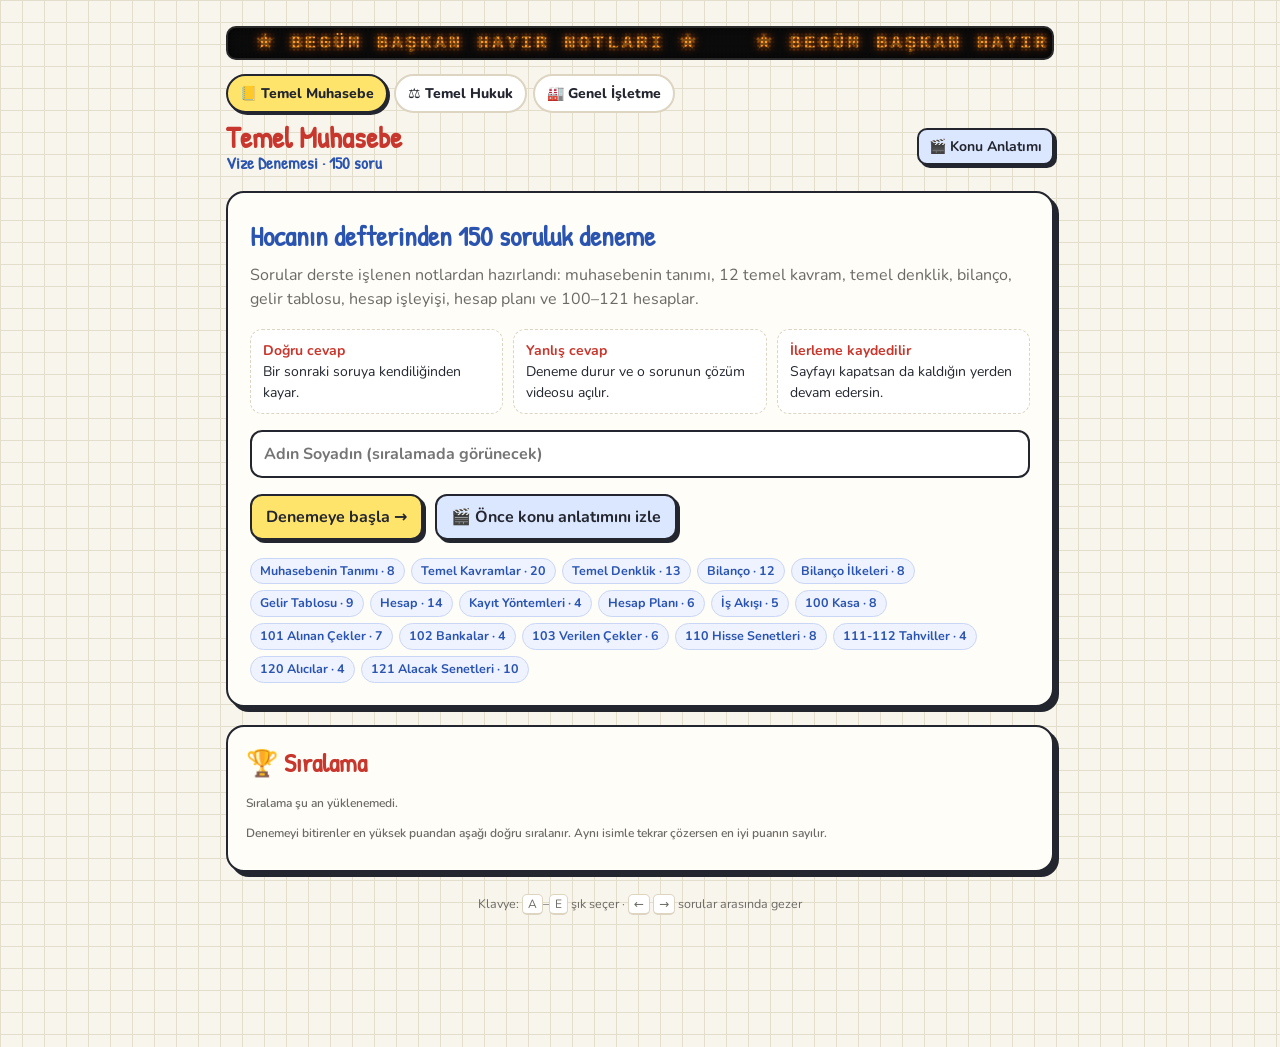
<file: index.html>
<!doctype html>
<html lang="tr">
<head>
<meta charset="utf-8">
<meta name="viewport" content="width=device-width, initial-scale=1">
<title>Temel Muhasebe Denemesi</title>
<meta name="description" content="Temel Muhasebe vize denemesi: 150 soru, konu anlatım videosu ve her soru için çözüm videosu.">
<link rel="preconnect" href="https://fonts.googleapis.com">
<link rel="preconnect" href="https://fonts.gstatic.com" crossorigin>
<link href="https://fonts.googleapis.com/css2?family=Nunito:wght@400;600;700;800&family=Patrick+Hand&display=swap" rel="stylesheet">
<link rel="stylesheet" href="style.css">
</head>
<body>
<div class="wrap" id="app"></div>

<!-- Video oynatıcı -->
<div class="modal" id="modal" role="dialog" aria-modal="true" aria-label="Çözüm videosu">
  <div class="player">
    <div class="ptitle"><span class="rec" id="pTitle">Çözüm videosu</span><button class="btn sm ghost" style="color:#eee;border-color:#444" id="pClose">Kapat ✕</button></div>
    <div class="screen" id="screen">
      <div class="board" id="board"></div>
      <svg class="avatar" id="avatar" viewBox="0 0 104 120" aria-hidden="true">
        <ellipse cx="52" cy="116" rx="40" ry="5" fill="rgba(0,0,0,.25)"/>
        <path d="M14 118 C16 86 30 76 52 76 C74 76 88 86 90 118 Z" fill="#2a54b0"/>
        <path d="M44 78 L52 96 L60 78 Z" fill="#fff"/>
        <path d="M50 82 L52 100 L54 82 Z" fill="#c8372d"/>
        <g class="arm"><path d="M84 96 C96 88 98 74 92 66" stroke="#2a54b0" stroke-width="10" fill="none" stroke-linecap="round"/><circle cx="92" cy="64" r="6" fill="#f2c7a5"/><rect x="90" y="46" width="4" height="18" rx="2" fill="#ffe46b" transform="rotate(18 92 55)"/></g>
        <rect x="46" y="64" width="12" height="14" fill="#f2c7a5"/>
        <ellipse cx="52" cy="44" rx="25" ry="27" fill="#f2c7a5"/>
        <path d="M27 42 C26 20 40 13 54 14 C70 15 80 26 77 42 C74 32 66 26 52 27 C40 27 32 32 27 42Z" fill="#3b2a20"/>
        <circle cx="43" cy="46" r="7" fill="none" stroke="#222" stroke-width="2"/><circle cx="61" cy="46" r="7" fill="none" stroke="#222" stroke-width="2"/><path d="M50 46 H54" stroke="#222" stroke-width="2"/>
        <circle cx="43" cy="46" r="2.2" fill="#222"/><circle cx="61" cy="46" r="2.2" fill="#222"/>
        <ellipse class="mouth" cx="52" cy="60" rx="6" ry="3.4" fill="#8a2a22"/>
      </svg>
      <div class="cap" id="cap"></div>
      <button class="big" id="bigPlay" aria-label="Oynat" style="display:none"><b>▶</b></button>
    </div>
    <div class="ctrl">
      <button id="pPlay" aria-label="Oynat / Duraklat">⏸</button>
      <button id="pPrev" aria-label="Önceki adım">⏮</button>
      <button id="pNext" aria-label="Sonraki adım">⏭</button>
      <div class="pb" id="pBar"><i></i></div>
      <span class="t" id="pTime">0/0</span>
      <button id="pRate">1x</button>
      <button id="pMute">🔊</button>
      <button id="pDone" class="next">Devam →</button>
    </div>
  </div>
</div>

<script>window.DERS = { key: "muh-vize-v1", ad: "Temel Muhasebe", alt: "Vize Denemesi", etiket: "",
  h2: "Hocanın defterinden 150 soruluk deneme",
  intro: "Sorular derste işlenen notlardan hazırlandı: muhasebenin tanımı, 12 temel kavram, temel denklik, bilanço, gelir tablosu, hesap işleyişi, hesap planı ve 100–121 hesaplar." };</script>
<script src="sorular.js"></script>
<script src="konu.js"></script>
<script src="app.js"></script>
</body>
</html>
</file>
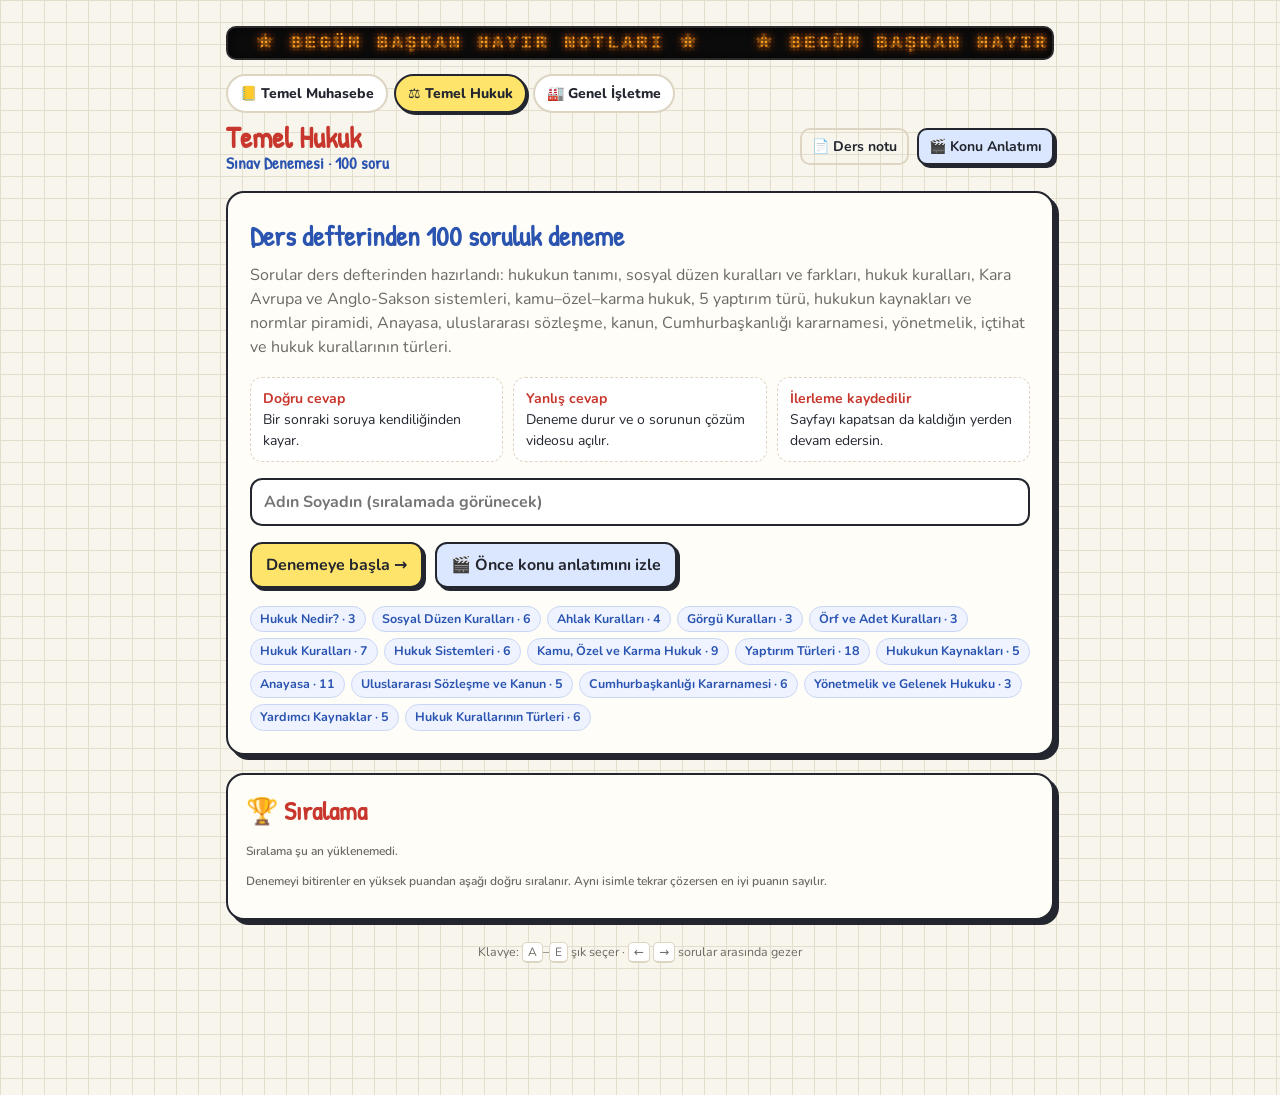
<file: hukuk.html>
<!doctype html>
<html lang="tr">
<head>
<meta charset="utf-8">
<meta name="viewport" content="width=device-width, initial-scale=1">
<title>Temel Hukuk Denemesi</title>
<meta name="description" content="Temel Hukuk denemesi: ders defterinden 100 soru, konu anlatım videosu ve ders notu PDF.">
<link rel="preconnect" href="https://fonts.googleapis.com">
<link rel="preconnect" href="https://fonts.gstatic.com" crossorigin>
<link href="https://fonts.googleapis.com/css2?family=Nunito:wght@400;600;700;800&family=Patrick+Hand&display=swap" rel="stylesheet">
<link rel="stylesheet" href="style.css">
</head>
<body>
<div class="wrap" id="app"></div>

<!-- Video oynatıcı -->
<div class="modal" id="modal" role="dialog" aria-modal="true" aria-label="Çözüm videosu">
  <div class="player">
    <div class="ptitle"><span class="rec" id="pTitle">Çözüm videosu</span><button class="btn sm ghost" style="color:#eee;border-color:#444" id="pClose">Kapat ✕</button></div>
    <div class="screen" id="screen">
      <div class="board" id="board"></div>
      <svg class="avatar" id="avatar" viewBox="0 0 104 120" aria-hidden="true">
        <ellipse cx="52" cy="116" rx="40" ry="5" fill="rgba(0,0,0,.25)"/>
        <path d="M14 118 C16 86 30 76 52 76 C74 76 88 86 90 118 Z" fill="#2a54b0"/>
        <path d="M44 78 L52 96 L60 78 Z" fill="#fff"/>
        <path d="M50 82 L52 100 L54 82 Z" fill="#c8372d"/>
        <g class="arm"><path d="M84 96 C96 88 98 74 92 66" stroke="#2a54b0" stroke-width="10" fill="none" stroke-linecap="round"/><circle cx="92" cy="64" r="6" fill="#f2c7a5"/><rect x="90" y="46" width="4" height="18" rx="2" fill="#ffe46b" transform="rotate(18 92 55)"/></g>
        <rect x="46" y="64" width="12" height="14" fill="#f2c7a5"/>
        <ellipse cx="52" cy="44" rx="25" ry="27" fill="#f2c7a5"/>
        <path d="M27 42 C26 20 40 13 54 14 C70 15 80 26 77 42 C74 32 66 26 52 27 C40 27 32 32 27 42Z" fill="#3b2a20"/>
        <circle cx="43" cy="46" r="7" fill="none" stroke="#222" stroke-width="2"/><circle cx="61" cy="46" r="7" fill="none" stroke="#222" stroke-width="2"/><path d="M50 46 H54" stroke="#222" stroke-width="2"/>
        <circle cx="43" cy="46" r="2.2" fill="#222"/><circle cx="61" cy="46" r="2.2" fill="#222"/>
        <ellipse class="mouth" cx="52" cy="60" rx="6" ry="3.4" fill="#8a2a22"/>
      </svg>
      <div class="cap" id="cap"></div>
      <button class="big" id="bigPlay" aria-label="Oynat" style="display:none"><b>▶</b></button>
    </div>
    <div class="ctrl">
      <button id="pPlay" aria-label="Oynat / Duraklat">⏸</button>
      <button id="pPrev" aria-label="Önceki adım">⏮</button>
      <button id="pNext" aria-label="Sonraki adım">⏭</button>
      <div class="pb" id="pBar"><i></i></div>
      <span class="t" id="pTime">0/0</span>
      <button id="pRate">1x</button>
      <button id="pMute">🔊</button>
      <button id="pDone" class="next">Devam →</button>
    </div>
  </div>
</div>

<script>window.DERS = { key: "hukuk-v2", ad: "Temel Hukuk", alt: "Sınav Denemesi", etiket: "Hukuk",
  h2: "Ders defterinden 100 soruluk deneme",
  intro: "Sorular ders defterinden hazırlandı: hukukun tanımı, sosyal düzen kuralları ve farkları, hukuk kuralları, Kara Avrupa ve Anglo-Sakson sistemleri, kamu–özel–karma hukuk, 5 yaptırım türü, hukukun kaynakları ve normlar piramidi, Anayasa, uluslararası sözleşme, kanun, Cumhurbaşkanlığı kararnamesi, yönetmelik, içtihat ve hukuk kurallarının türleri.",
  pdf: "Temel-Hukuk-Ders-Notlari.pdf" };</script>
<script src="hukuk-sorular.js"></script>
<script src="hukuk-konu.js"></script>
<script src="app.js"></script>
</body>
</html>
</file>
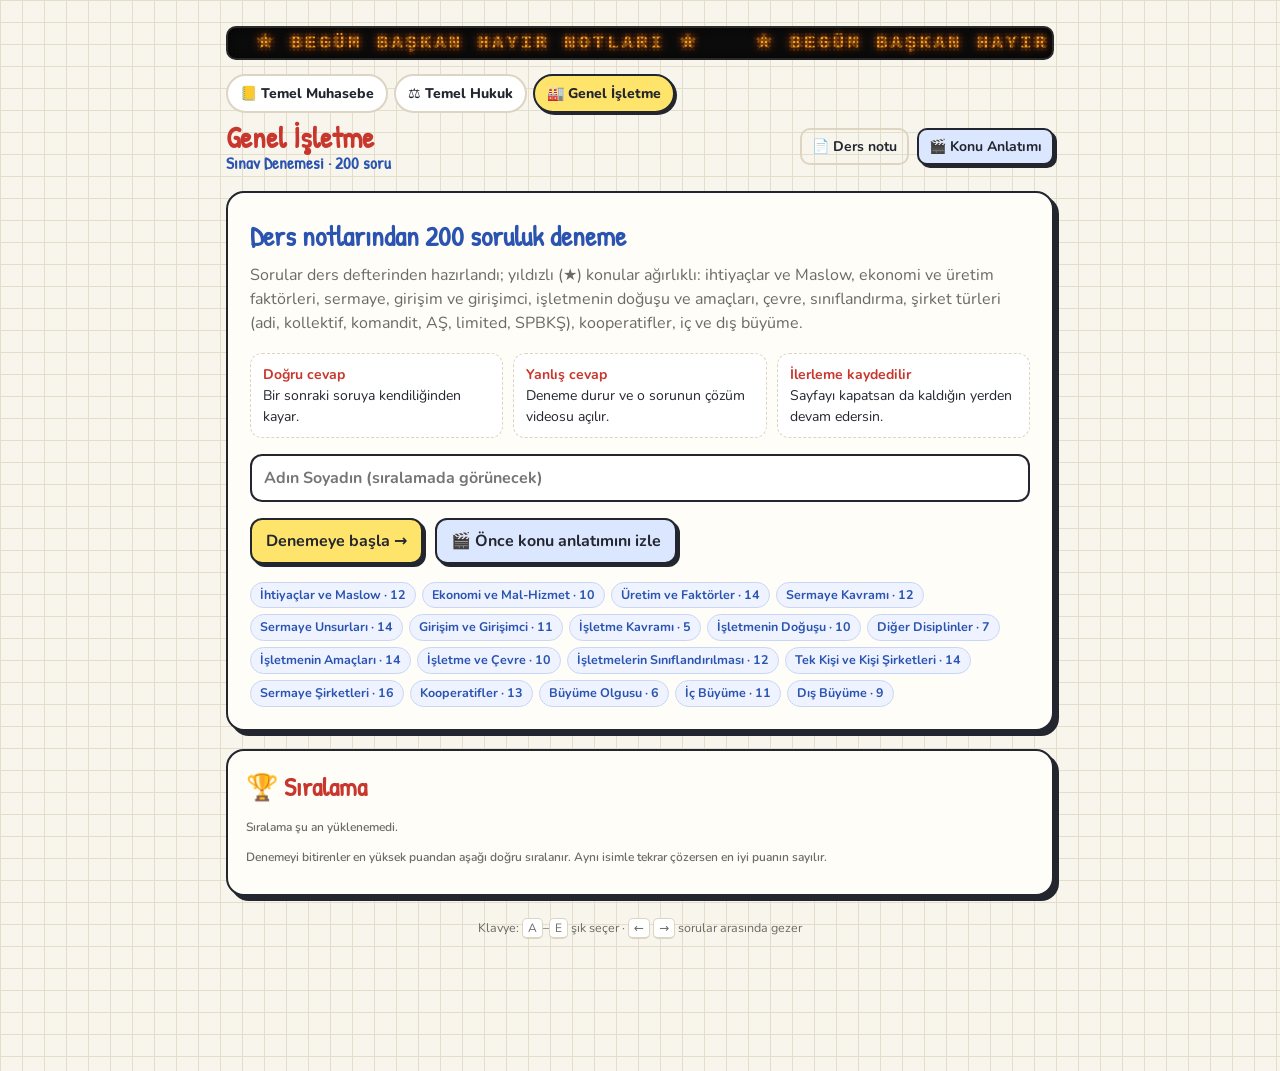
<file: isletme.html>
<!doctype html>
<html lang="tr">
<head>
<meta charset="utf-8">
<meta name="viewport" content="width=device-width, initial-scale=1">
<title>Genel İşletme Denemesi</title>
<meta name="description" content="Genel İşletme denemesi: ders notlarından 200 soru, konu anlatım videosu ve ders notu PDF.">
<link rel="preconnect" href="https://fonts.googleapis.com">
<link rel="preconnect" href="https://fonts.gstatic.com" crossorigin>
<link href="https://fonts.googleapis.com/css2?family=Nunito:wght@400;600;700;800&family=Patrick+Hand&display=swap" rel="stylesheet">
<link rel="stylesheet" href="style.css">
</head>
<body>
<div class="wrap" id="app"></div>

<!-- Video oynatıcı -->
<div class="modal" id="modal" role="dialog" aria-modal="true" aria-label="Çözüm videosu">
  <div class="player">
    <div class="ptitle"><span class="rec" id="pTitle">Çözüm videosu</span><button class="btn sm ghost" style="color:#eee;border-color:#444" id="pClose">Kapat ✕</button></div>
    <div class="screen" id="screen">
      <div class="board" id="board"></div>
      <svg class="avatar" id="avatar" viewBox="0 0 104 120" aria-hidden="true">
        <ellipse cx="52" cy="116" rx="40" ry="5" fill="rgba(0,0,0,.25)"/>
        <path d="M14 118 C16 86 30 76 52 76 C74 76 88 86 90 118 Z" fill="#2a54b0"/>
        <path d="M44 78 L52 96 L60 78 Z" fill="#fff"/>
        <path d="M50 82 L52 100 L54 82 Z" fill="#c8372d"/>
        <g class="arm"><path d="M84 96 C96 88 98 74 92 66" stroke="#2a54b0" stroke-width="10" fill="none" stroke-linecap="round"/><circle cx="92" cy="64" r="6" fill="#f2c7a5"/><rect x="90" y="46" width="4" height="18" rx="2" fill="#ffe46b" transform="rotate(18 92 55)"/></g>
        <rect x="46" y="64" width="12" height="14" fill="#f2c7a5"/>
        <ellipse cx="52" cy="44" rx="25" ry="27" fill="#f2c7a5"/>
        <path d="M27 42 C26 20 40 13 54 14 C70 15 80 26 77 42 C74 32 66 26 52 27 C40 27 32 32 27 42Z" fill="#3b2a20"/>
        <circle cx="43" cy="46" r="7" fill="none" stroke="#222" stroke-width="2"/><circle cx="61" cy="46" r="7" fill="none" stroke="#222" stroke-width="2"/><path d="M50 46 H54" stroke="#222" stroke-width="2"/>
        <circle cx="43" cy="46" r="2.2" fill="#222"/><circle cx="61" cy="46" r="2.2" fill="#222"/>
        <ellipse class="mouth" cx="52" cy="60" rx="6" ry="3.4" fill="#8a2a22"/>
      </svg>
      <div class="cap" id="cap"></div>
      <button class="big" id="bigPlay" aria-label="Oynat" style="display:none"><b>▶</b></button>
    </div>
    <div class="ctrl">
      <button id="pPlay" aria-label="Oynat / Duraklat">⏸</button>
      <button id="pPrev" aria-label="Önceki adım">⏮</button>
      <button id="pNext" aria-label="Sonraki adım">⏭</button>
      <div class="pb" id="pBar"><i></i></div>
      <span class="t" id="pTime">0/0</span>
      <button id="pRate">1x</button>
      <button id="pMute">🔊</button>
      <button id="pDone" class="next">Devam →</button>
    </div>
  </div>
</div>

<script>window.DERS = { key: "isletme-v1", ad: "Genel İşletme", alt: "Sınav Denemesi", etiket: "İşletme",
  h2: "Ders notlarından 200 soruluk deneme",
  intro: "Sorular ders defterinden hazırlandı; yıldızlı (★) konular ağırlıklı: ihtiyaçlar ve Maslow, ekonomi ve üretim faktörleri, sermaye, girişim ve girişimci, işletmenin doğuşu ve amaçları, çevre, sınıflandırma, şirket türleri (adi, kollektif, komandit, AŞ, limited, SPBKŞ), kooperatifler, iç ve dış büyüme.",
  pdf: "Genel-Isletme-Ders-Notlari.pdf" };</script>
<script src="isletme-sorular.js"></script>
<script src="isletme-konu.js"></script>
<script src="app.js"></script>
</body>
</html>
</file>
<file: style.css>
:root{
  --paper:#f8f5ec; --grid:#e3ddcc; --ink:#23262f; --muted:#6b6a64; --card:#fffdf7; --line:#ddd5c2;
  --red:#c8372d; --blue:#2a54b0; --green:#23885a; --yellow:#ffe46b; --pink:#f59fb7; --teal:#7fd3cf;
  --ok-bg:#e3f5ea; --bad-bg:#fbe5e2; --board:#1f3a30; --chalk:#f3f1e7;
  color-scheme:light;
}
*{box-sizing:border-box}
html,body{margin:0}
body{
  background:var(--paper);
  background-image:linear-gradient(var(--grid) 1px,transparent 1px),linear-gradient(90deg,var(--grid) 1px,transparent 1px);
  background-size:22px 22px;
  color:var(--ink); font-family:Nunito,system-ui,sans-serif; font-size:16px; line-height:1.5; min-height:100vh;
}
button{font:inherit;cursor:pointer}
.hand{font-family:"Patrick Hand",cursive}
.wrap{max-width:860px;margin:0 auto;padding:16px 16px 120px}
header.top{display:flex;align-items:center;gap:12px;justify-content:space-between;flex-wrap:wrap;margin:8px 0 18px}
header.top h1{margin:0;font-family:"Patrick Hand",cursive;font-size:30px;color:var(--red);line-height:1.1}
header.top h1 small{display:block;font-size:17px;color:var(--blue)}
.btn{border:2px solid var(--ink);background:var(--card);color:var(--ink);border-radius:12px;padding:9px 14px;font-weight:700;box-shadow:3px 3px 0 var(--ink);transition:transform .08s,box-shadow .08s}
.btn:hover{transform:translate(-1px,-1px);box-shadow:4px 4px 0 var(--ink)}
.btn:active{transform:translate(2px,2px);box-shadow:1px 1px 0 var(--ink)}
.btn.primary{background:var(--yellow)}
.btn.blue{background:#dbe6ff}
.btn.ghost{box-shadow:none;border-color:var(--line);background:transparent}
.btn.sm{padding:6px 10px;font-size:14px;border-radius:10px}

/* Start */
.hero{background:var(--card);border:2px solid var(--ink);border-radius:18px;padding:22px;box-shadow:5px 5px 0 var(--ink)}
.hero h2{font-family:"Patrick Hand",cursive;font-size:28px;margin:0 0 6px;color:var(--blue)}
.hero p{margin:6px 0;color:var(--muted)}
.hero .row{display:flex;gap:12px;flex-wrap:wrap;margin-top:16px}
.feat{display:grid;grid-template-columns:repeat(auto-fit,minmax(180px,1fr));gap:10px;margin-top:18px}
.feat div{border:1.5px dashed var(--line);border-radius:12px;padding:10px 12px;font-size:14px;background:#fff}
.feat b{display:block;color:var(--red)}
.topics{margin-top:18px;display:flex;flex-wrap:wrap;gap:6px}
.chip{display:inline-block;font-size:12.5px;font-weight:700;padding:3px 9px;border-radius:999px;background:#eef3ff;color:var(--blue);border:1px solid #c9d6f5}

/* Quiz */
.bar{position:sticky;top:0;z-index:5;background:color-mix(in srgb,var(--paper) 92%,transparent);backdrop-filter:blur(4px);padding:10px 0;margin-bottom:10px}
.bar .meta{display:flex;justify-content:space-between;align-items:center;gap:8px;flex-wrap:wrap;font-weight:700;font-size:14px}
.stats span{margin-left:10px}
.stats .ok{color:var(--green)} .stats .bad{color:var(--red)}
.prog{height:10px;border:2px solid var(--ink);border-radius:999px;background:#fff;overflow:hidden;margin-top:8px}
.prog i{display:block;height:100%;background:linear-gradient(90deg,var(--teal),var(--green));width:0;transition:width .4s}
.stage{position:relative;overflow:hidden}
.card{background:var(--card);border:2px solid var(--ink);border-radius:18px;padding:20px;box-shadow:5px 5px 0 var(--ink)}
.card.slide-in{animation:slideIn .38s cubic-bezier(.2,.8,.2,1)}
.card.slide-back{animation:slideBack .38s cubic-bezier(.2,.8,.2,1)}
@keyframes slideIn{from{transform:translateX(70px);opacity:0}to{transform:none;opacity:1}}
@keyframes slideBack{from{transform:translateX(-70px);opacity:0}to{transform:none;opacity:1}}
.qhead{display:flex;justify-content:space-between;align-items:center;gap:8px;margin-bottom:10px;flex-wrap:wrap}
.qno{font-family:"Patrick Hand",cursive;font-size:24px;color:var(--red)}
.qtext{font-size:18px;font-weight:700;margin:4px 0 16px}
.opts{display:grid;gap:10px}
.opt{display:flex;gap:12px;align-items:flex-start;text-align:left;width:100%;border:2px solid var(--line);background:#fff;border-radius:14px;padding:12px 14px;color:var(--ink);transition:border-color .15s,background .15s,transform .1s}
.opt:hover:not([disabled]){border-color:var(--blue);transform:translateX(3px)}
.opt .L{flex:none;width:30px;height:30px;border-radius:50%;border:2px solid var(--ink);display:grid;place-items:center;font-weight:800;background:var(--paper)}
.opt[disabled]{cursor:default}
.opt.correct{border-color:var(--green);background:var(--ok-bg)}
.opt.correct .L{background:var(--green);color:#fff;border-color:var(--green)}
.opt.wrong{border-color:var(--red);background:var(--bad-bg)}
.opt.wrong .L{background:var(--red);color:#fff;border-color:var(--red)}
.opt.wrong{animation:shake .35s}
@keyframes shake{25%{transform:translateX(-6px)}50%{transform:translateX(6px)}75%{transform:translateX(-3px)}}
.after{margin-top:16px;display:none;gap:10px;flex-wrap:wrap;align-items:center}
.after.show{display:flex}
.after .msg{flex:1 1 220px;font-weight:700}
.msg.ok{color:var(--green)} .msg.bad{color:var(--red)}
.nav{display:flex;justify-content:space-between;gap:10px;margin-top:14px}
.gridwrap{margin-top:18px;background:var(--card);border:2px solid var(--ink);border-radius:16px;padding:14px;display:none}
.gridwrap.show{display:block}
.grid{display:grid;grid-template-columns:repeat(auto-fill,minmax(38px,1fr));gap:6px}
.grid button{border:1.5px solid var(--line);background:#fff;border-radius:8px;padding:6px 0;font-weight:700;font-size:13px}
.grid button.ok{background:var(--ok-bg);border-color:var(--green);color:var(--green)}
.grid button.bad{background:var(--bad-bg);border-color:var(--red);color:var(--red)}
.grid button.cur{outline:3px solid var(--yellow);outline-offset:1px}

/* Result */
.result h2{font-family:"Patrick Hand",cursive;font-size:32px;margin:0;color:var(--blue)}
.score{font-size:56px;font-weight:800;color:var(--green);line-height:1}
.wlist{margin-top:14px;display:grid;gap:8px}
.witem{display:flex;gap:10px;align-items:center;justify-content:space-between;border:1.5px solid var(--line);border-radius:12px;padding:10px 12px;background:#fff}
.witem p{margin:0;font-size:14px}

/* Player */
.modal{position:fixed;inset:0;background:rgba(20,22,28,.72);z-index:50;display:none;align-items:center;justify-content:center;padding:16px}
.modal.show{display:flex}
.player{width:min(960px,100%);background:#0f1b16;border-radius:18px;overflow:hidden;box-shadow:0 20px 60px rgba(0,0,0,.5);border:3px solid #000}
.ptitle{display:flex;justify-content:space-between;align-items:center;gap:8px;padding:10px 14px;background:#111;color:#eee;font-weight:700;font-size:14px}
.ptitle .rec{display:inline-flex;align-items:center;gap:6px}
.ptitle .rec:before{content:"";width:9px;height:9px;border-radius:50%;background:#e33;animation:blink 1.2s infinite}
@keyframes blink{50%{opacity:.25}}
.screen{position:relative;aspect-ratio:16/9;background:var(--board);background-image:radial-gradient(ellipse at 30% 20%,rgba(255,255,255,.06),transparent 60%),radial-gradient(ellipse at 80% 90%,rgba(0,0,0,.25),transparent 60%);color:var(--chalk);overflow:hidden}
@media (max-width:640px){.screen{aspect-ratio:auto;height:min(72vh,560px)}}
.board{position:absolute;inset:0;padding:22px 26px 70px;overflow:auto;scroll-behavior:smooth}
.board h3{font-family:"Patrick Hand",cursive;font-weight:400;font-size:clamp(22px,3.4vw,34px);color:var(--yellow);margin:0 0 10px;padding-right:120px}
.board .bq{font-size:clamp(13px,1.6vw,16px);opacity:.85;border-left:3px solid var(--teal);padding-left:10px;margin:0 0 12px;padding-right:110px}
.board .li{font-family:"Patrick Hand",cursive;font-size:clamp(17px,2.3vw,24px);line-height:1.35;margin:8px 0;padding-left:26px;position:relative;opacity:0;transform:translateY(8px);transition:opacity .45s,transform .45s;padding-right:100px}
.board .li:before{content:"✎";position:absolute;left:0;color:var(--pink)}
.board .li.on{opacity:1;transform:none}
.board .li.now{color:#fff;text-shadow:0 0 12px rgba(255,228,107,.35)}
.board .ans{font-family:"Patrick Hand",cursive;font-size:clamp(18px,2.4vw,26px);background:rgba(127,211,207,.15);border:2px dashed var(--teal);border-radius:12px;padding:8px 12px;margin-top:12px;opacity:0;transition:opacity .5s}
.board .ans.on{opacity:1}
.jt{margin:12px 0;border-collapse:collapse;width:min(100%,640px);font-family:"Patrick Hand",cursive;font-size:clamp(15px,2vw,21px);opacity:0;transition:opacity .4s}
.jt.on{opacity:1}
.jt th{color:var(--teal);font-weight:400;border-bottom:2px solid var(--chalk);padding:4px 8px;text-align:left}
.jt th.n,.jt td.n{text-align:right;width:110px;border-left:2px solid var(--chalk)}
.jt td{padding:5px 8px}
.jt tr.r{opacity:0;transform:translateX(-10px);transition:opacity .4s,transform .4s}
.jt tr.r.on{opacity:1;transform:none}
.jt tr.cr td:first-child{padding-left:42px}
.jt tr.sep td{border-top:2px solid var(--chalk);padding:0;height:4px}
.avatar{position:absolute;right:14px;top:12px;width:104px;height:120px;pointer-events:none}
.avatar .mouth{transform-origin:50% 50%;transform-box:fill-box}
.avatar.talk .mouth{animation:talk .22s infinite alternate}
@keyframes talk{from{transform:scaleY(.25)}to{transform:scaleY(1.15)}}
.avatar.talk .arm{animation:wave 1.4s infinite ease-in-out;transform-origin:20% 10%;transform-box:fill-box}
@keyframes wave{50%{transform:rotate(-12deg)}}
.cap{position:absolute;left:0;right:0;bottom:0;padding:10px 16px;background:linear-gradient(transparent,rgba(0,0,0,.75) 35%);font-size:clamp(13px,1.7vw,17px);color:#fff;text-align:center;min-height:52px}
.cap span{background:rgba(0,0,0,.55);padding:3px 8px;border-radius:6px;box-decoration-break:clone;-webkit-box-decoration-break:clone}
.big{position:absolute;inset:0;display:grid;place-items:center;background:rgba(0,0,0,.35);border:0;color:#fff}
.big b{width:84px;height:84px;border-radius:50%;background:var(--red);display:grid;place-items:center;font-size:34px;box-shadow:0 6px 20px rgba(0,0,0,.4)}
.ctrl{display:flex;align-items:center;gap:8px;padding:8px 12px;background:#111;color:#ddd;flex-wrap:wrap}
.ctrl button{background:#222;border:1px solid #333;color:#eee;border-radius:8px;padding:6px 10px;font-weight:700;font-size:14px}
.ctrl button:hover{background:#333}
.ctrl .pb{flex:1 1 140px;height:8px;background:#333;border-radius:999px;overflow:hidden;cursor:pointer}
.ctrl .pb i{display:block;height:100%;width:0;background:var(--red);transition:width .3s}
.ctrl .t{font-size:12.5px;min-width:52px;text-align:center}
.ctrl .next{background:var(--yellow);color:#111;border-color:var(--yellow)}
.vframe{position:absolute;inset:0;width:100%;height:100%;border:0;background:#000}
.namebox{margin-top:16px;display:flex;gap:10px;flex-wrap:wrap;align-items:center}
.namebox input{flex:1 1 220px;font:inherit;font-weight:700;padding:10px 12px;border:2px solid var(--ink);border-radius:12px;background:#fff;color:var(--ink)}
.namebox input.err{border-color:var(--red);animation:shake .35s}
.lb{margin-top:18px;background:var(--card);border:2px solid var(--ink);border-radius:18px;padding:16px 18px;box-shadow:5px 5px 0 var(--ink)}
.lb h3{font-family:"Patrick Hand",cursive;font-size:26px;margin:0 0 8px;color:var(--red)}
.lb ol{list-style:none;margin:0;padding:0;display:grid;gap:6px}
.lb li{display:flex;align-items:center;gap:10px;padding:7px 10px;border-radius:10px;background:#fff;border:1.5px solid var(--line)}
.lb li.me{border-color:var(--blue);background:#eef3ff}
.lb .rk{flex:none;width:30px;height:30px;border-radius:50%;display:grid;place-items:center;font-weight:800;background:var(--paper);border:2px solid var(--ink);font-size:14px}
.lb li:nth-child(1) .rk{background:#ffd54a}.lb li:nth-child(2) .rk{background:#dfe3ea}.lb li:nth-child(3) .rk{background:#f0b787}
.lb .nm{flex:1;font-weight:700;overflow:hidden;text-overflow:ellipsis;white-space:nowrap}
.lb .pt{font-weight:800;color:var(--green)}
.lb .sub{font-size:12px;color:var(--muted);font-weight:600}
.note{font-size:12.5px;color:var(--muted);margin-top:22px;text-align:center}
.kbd{display:inline-block;border:1px solid var(--line);border-bottom-width:2px;border-radius:5px;padding:0 5px;font-size:12px;background:#fff}
.board{padding-bottom:120px}
@media (max-width:520px){.jt th.n,.jt td.n{width:72px}.qtext{font-size:16.5px}.avatar{width:72px;height:84px}.board h3,.board .bq,.board .li{padding-right:70px}.stats span{margin-left:6px}}
a.btn{text-decoration:none;display:inline-flex;align-items:center}

.dersler{display:flex;gap:6px;flex-wrap:wrap;margin:14px 0 4px}
.dersler a,.dersler span{font-weight:800;font-size:14px;padding:7px 12px;border-radius:999px;border:2px solid var(--line);background:#fff;color:var(--ink);text-decoration:none}
.dersler a:hover{border-color:var(--blue);color:var(--blue)}
.dersler .on{background:var(--yellow);border-color:var(--ink);box-shadow:2px 2px 0 var(--ink)}

.led{position:relative;overflow:hidden;background:#0b0b0b;border:2px solid #2a2a2a;border-radius:10px;height:34px;margin:10px 0 2px;box-shadow:inset 0 0 12px #000}
.led::after{content:"";position:absolute;inset:0;pointer-events:none;background-image:radial-gradient(circle,transparent 1.1px,#0b0b0b 1.6px);background-size:4px 4px;opacity:.55}
.led-track{display:flex;width:max-content;animation:ledscroll 18s linear infinite}
.led-track span{flex:none;padding:0 28px;line-height:30px;font-family:"Courier New",monospace;font-weight:800;font-size:19px;letter-spacing:3px;color:#ff9a1f;text-shadow:0 0 4px #ff7b00,0 0 10px #ff5a00;white-space:nowrap}
@keyframes ledscroll{from{transform:translateX(0)}to{transform:translateX(-50%)}}
@media (prefers-reduced-motion:reduce){.led-track{animation-duration:60s}}
</file>
